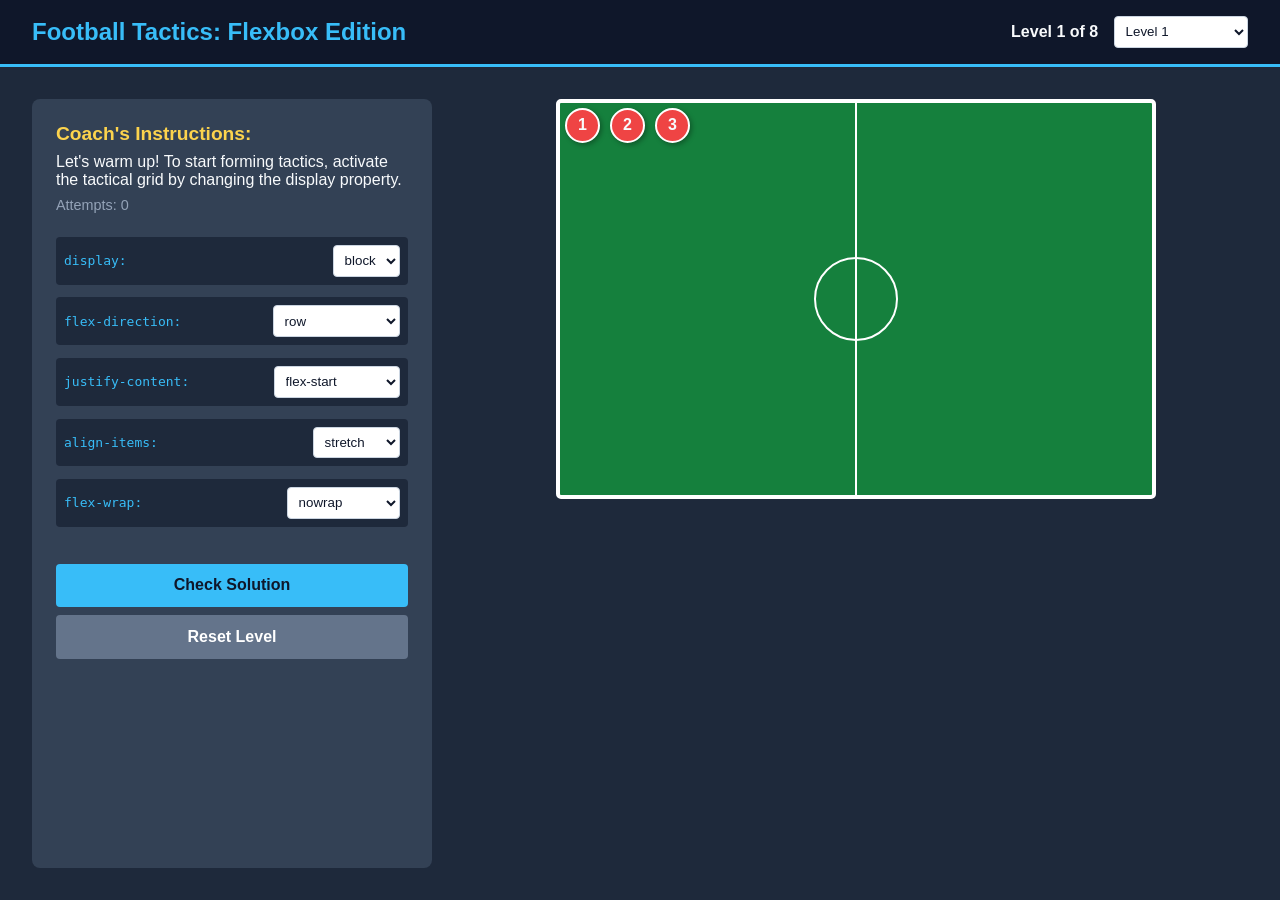
<file: index.html>
<!DOCTYPE html>
<html lang="en">
<head>
    <meta charset="UTF-8">
    <meta name="viewport" content="width=device-width, initial-scale=1.0">
    <title>Football Tactics - Flexbox Game</title>
    <link rel="stylesheet" href="style.css">
</head>
<body>
    <header>
        <h1>Football Tactics: Flexbox Edition</h1>
        <div class="level-info">
            <span id="level-indicator">Level 1 of 8</span>
            <select id="level-selector"></select>
        </div>
    </header>

    <main class="game-wrapper">
        <aside class="controls-panel">
            <div class="instructions-card">
                <h2>Coach's Instructions:</h2>
                <p id="instruction-text"></p>
                <p class="attempts">Attempts: <span id="attempts-count">0</span></p>
            </div>

            <div class="controls-form">
                <div class="control-group">
                    <label for="display">display:</label>
                    <select id="display" class="flex-prop">
                        <option value="block">block</option>
                        <option value="flex">flex</option>
                    </select>
                </div>
                
                <div class="control-group">
                    <label for="flex-direction">flex-direction:</label>
                    <select id="flex-direction" class="flex-prop">
                        <option value="row">row</option>
                        <option value="row-reverse">row-reverse</option>
                        <option value="column">column</option>
                        <option value="column-reverse">column-reverse</option>
                    </select>
                </div>

                <div class="control-group">
                    <label for="justify-content">justify-content:</label>
                    <select id="justify-content" class="flex-prop">
                        <option value="flex-start">flex-start</option>
                        <option value="flex-end">flex-end</option>
                        <option value="center">center</option>
                        <option value="space-between">space-between</option>
                        <option value="space-around">space-around</option>
                        <option value="space-evenly">space-evenly</option>
                    </select>
                </div>

                <div class="control-group">
                    <label for="align-items">align-items:</label>
                    <select id="align-items" class="flex-prop">
                        <option value="stretch">stretch</option>
                        <option value="flex-start">flex-start</option>
                        <option value="flex-end">flex-end</option>
                        <option value="center">center</option>
                        <option value="baseline">baseline</option>
                    </select>
                </div>

                <div class="control-group">
                    <label for="flex-wrap">flex-wrap:</label>
                    <select id="flex-wrap" class="flex-prop">
                        <option value="nowrap">nowrap</option>
                        <option value="wrap">wrap</option>
                        <option value="wrap-reverse">wrap-reverse</option>
                    </select>
                </div>
            </div>

            <div class="action-buttons">
                <button id="btn-check" class="btn primary">Check Solution</button>
                <button id="btn-reset" class="btn secondary">Reset Level</button>
                <button id="btn-next" class="btn success hidden">Next Level ➔</button>
            </div>
            
            <div id="feedback-message" class="feedback"></div>
        </aside>

        <section class="pitch-wrapper">
            <div id="pitch" class="pitch"></div>
        </section>
    </main>

    <script src="script.js"></script>
</body>
</html>
</file>
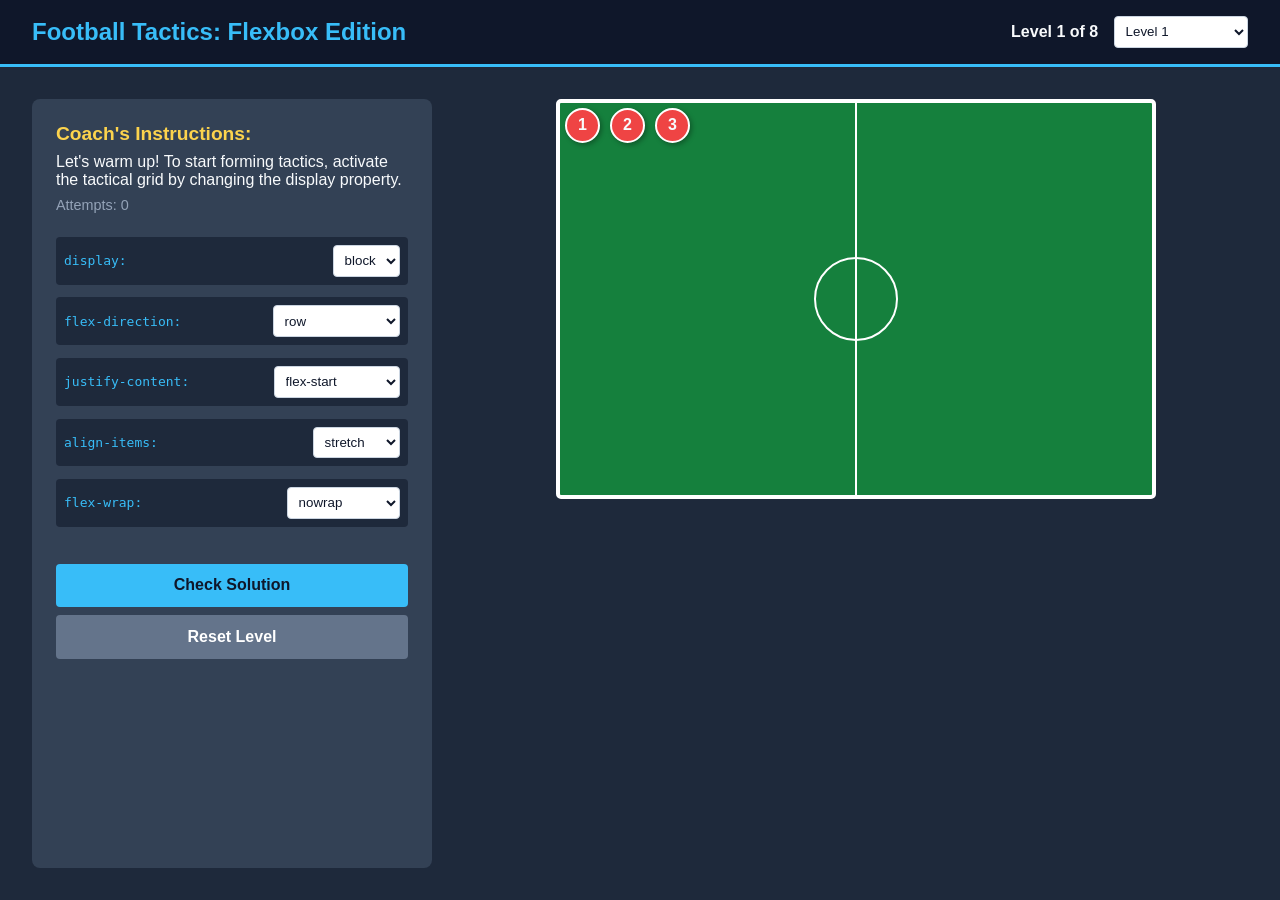
<file: index (2).html>
<!DOCTYPE html>
<html lang="en">
<head>
    <meta charset="UTF-8">
    <meta name="viewport" content="width=device-width, initial-scale=1.0">
    <title>Football Tactics - Flexbox Game</title>
    <link rel="stylesheet" href="style.css">
</head>
<body>
    <header>
        <h1>Football Tactics: Flexbox Edition</h1>
        <div class="level-info">
            <span id="level-indicator">Level 1 of 6</span>
            <select id="level-selector"></select>
        </div>
    </header>

    <main class="game-wrapper">
        <aside class="controls-panel">
            <div class="instructions-card">
                <h2>Coach's Instructions:</h2>
                <p id="instruction-text"></p>
                <p class="attempts">Attempts: <span id="attempts-count">0</span></p>
            </div>

            <div class="controls-form">
                <div class="control-group">
                    <label for="display">display:</label>
                    <select id="display" class="flex-prop">
                        <option value="block">block</option>
                        <option value="flex">flex</option>
                    </select>
                </div>
                
                <div class="control-group">
                    <label for="flex-direction">flex-direction:</label>
                    <select id="flex-direction" class="flex-prop">
                        <option value="row">row</option>
                        <option value="row-reverse">row-reverse</option>
                        <option value="column">column</option>
                        <option value="column-reverse">column-reverse</option>
                    </select>
                </div>

                <div class="control-group">
                    <label for="justify-content">justify-content:</label>
                    <select id="justify-content" class="flex-prop">
                        <option value="flex-start">flex-start</option>
                        <option value="flex-end">flex-end</option>
                        <option value="center">center</option>
                        <option value="space-between">space-between</option>
                        <option value="space-around">space-around</option>
                        <option value="space-evenly">space-evenly</option>
                    </select>
                </div>

                <div class="control-group">
                    <label for="align-items">align-items:</label>
                    <select id="align-items" class="flex-prop">
                        <option value="stretch">stretch</option>
                        <option value="flex-start">flex-start</option>
                        <option value="flex-end">flex-end</option>
                        <option value="center">center</option>
                        <option value="baseline">baseline</option>
                    </select>
                </div>

                <div class="control-group">
                    <label for="flex-wrap">flex-wrap:</label>
                    <select id="flex-wrap" class="flex-prop">
                        <option value="nowrap">nowrap</option>
                        <option value="wrap">wrap</option>
                        <option value="wrap-reverse">wrap-reverse</option>
                    </select>
                </div>
            </div>

            <div class="action-buttons">
                <button id="btn-check" class="btn primary">Check Solution</button>
                <button id="btn-reset" class="btn secondary">Reset Level</button>
                <button id="btn-next" class="btn success hidden">Next Level ➔</button>
            </div>
            
            <div id="feedback-message" class="feedback"></div>
        </aside>

        <section class="pitch-wrapper">
            <div id="pitch" class="pitch"></div>
        </section>
    </main>

    <script src="script.js"></script>
</body>
</html>
</file>
<file: style.css>
* {
    box-sizing: border-box;
    margin: 0;
    padding: 0;
}

body {
    font-family: 'Segoe UI', Tahoma, Geneva, Verdana, sans-serif;
    background-color: #1e293b;
    color: #f8fafc;
    display: flex;
    flex-direction: column;
    min-height: 100vh;
}

header {
    background-color: #0f172a;
    padding: 1rem 2rem;
    display: flex;
    justify-content: space-between;
    align-items: center;
    border-bottom: 3px solid #38bdf8;
}

h1 {
    font-size: 1.5rem;
    color: #38bdf8;
}

.level-info {
    display: flex;
    align-items: center;
    gap: 1rem;
    font-weight: bold;
}

select {
    padding: 0.4rem;
    border-radius: 4px;
    border: 1px solid #cbd5e1;
    background: #fff;
    color: #0f172a;
    font-family: inherit;
}

.game-wrapper {
    display: flex;
    flex: 1;
    padding: 2rem;
    gap: 2rem;
    flex-direction: row;
}

@media (max-width: 950px) {
    .game-wrapper {
        flex-direction: column-reverse;
        align-items: center;
    }
}

.controls-panel {
    flex: 1;
    width: 100%;
    max-width: 400px;
    background-color: #334155;
    padding: 1.5rem;
    border-radius: 8px;
    display: flex;
    flex-direction: column;
    gap: 1.5rem;
}

.instructions-card h2 {
    font-size: 1.2rem;
    margin-bottom: 0.5rem;
    color: #fcd34d;
}

.attempts {
    margin-top: 0.5rem;
    font-size: 0.9rem;
    color: #94a3b8;
}

.control-group {
    display: flex;
    justify-content: space-between;
    align-items: center;
    margin-bottom: 0.8rem;
    background: #1e293b;
    padding: 0.5rem;
    border-radius: 4px;
}

.control-group label {
    font-family: monospace;
    color: #38bdf8;
}

.action-buttons {
    display: flex;
    flex-direction: column;
    gap: 0.5rem;
}

.btn {
    padding: 0.8rem;
    border: none;
    border-radius: 4px;
    font-weight: bold;
    cursor: pointer;
    transition: background 0.2s;
    font-size: 1rem;
}

.btn.primary { background-color: #38bdf8; color: #0f172a; }
.btn.primary:hover { background-color: #0ea5e9; }

.btn.secondary { background-color: #64748b; color: #fff; }
.btn.secondary:hover { background-color: #475569; }

.btn.success { background-color: #22c55e; color: #fff; }
.btn.success:hover { background-color: #16a34a; }

.hidden { display: none !important; }

.feedback {
    padding: 1rem;
    border-radius: 4px;
    text-align: center;
    font-weight: bold;
    min-height: 50px;
    opacity: 0;
}

.feedback.show { opacity: 1; }
.feedback.error { background-color: #ef4444; color: white; }
.feedback.success { background-color: #22c55e; color: white; }

.shake { animation: shake 0.4s ease-in-out; }
@keyframes shake {
    0%, 100% { transform: scale(var(--pitch-scale)) translateX(0); }
    25% { transform: scale(var(--pitch-scale)) translateX(-8px); }
    75% { transform: scale(var(--pitch-scale)) translateX(8px); }
}

.bounce { animation: bounce 0.5s ease-out; }
@keyframes bounce {
    0%, 100% { transform: scale(var(--pitch-scale)) translateY(0); }
    50% { transform: scale(var(--pitch-scale)) translateY(-15px); }
}

.pitch-wrapper {
    flex: 2;
    display: flex;
    justify-content: center;
    align-items: flex-start;
    width: 100%;
}

.pitch {
    --pitch-scale: 1;
    width: 600px;
    height: 400px;
    flex-shrink: 0;
    background-color: #15803d;
    border: 4px solid white;
    border-radius: 5px;
    position: relative;
    display: block;
    overflow: hidden;
    transform: scale(var(--pitch-scale));
    transform-origin: top center;
}

@media (max-width: 650px) {
    .pitch {
        --pitch-scale: 0.5;
        margin-bottom: -200px;
    }
}

.pitch::before {
    content: "";
    position: absolute;
    top: 0; bottom: 0;
    left: 50%;
    width: 2px;
    background-color: white;
    transform: translateX(-50%);
    z-index: 0;
}

.pitch::after {
    content: "";
    position: absolute;
    top: 50%; left: 50%;
    width: 80px; height: 80px;
    border: 2px solid white;
    border-radius: 50%;
    transform: translate(-50%, -50%);
    z-index: 0;
}

.player {
    width: 35px;
    height: 35px;
    background-color: #ef4444;
    border: 2px solid white;
    border-radius: 50%;
    display: inline-flex;
    justify-content: center;
    align-items: center;
    font-weight: bold;
    z-index: 1;
    margin: 5px;
    box-shadow: 2px 2px 5px rgba(0,0,0,0.3);
    position: relative;
}
</file>
